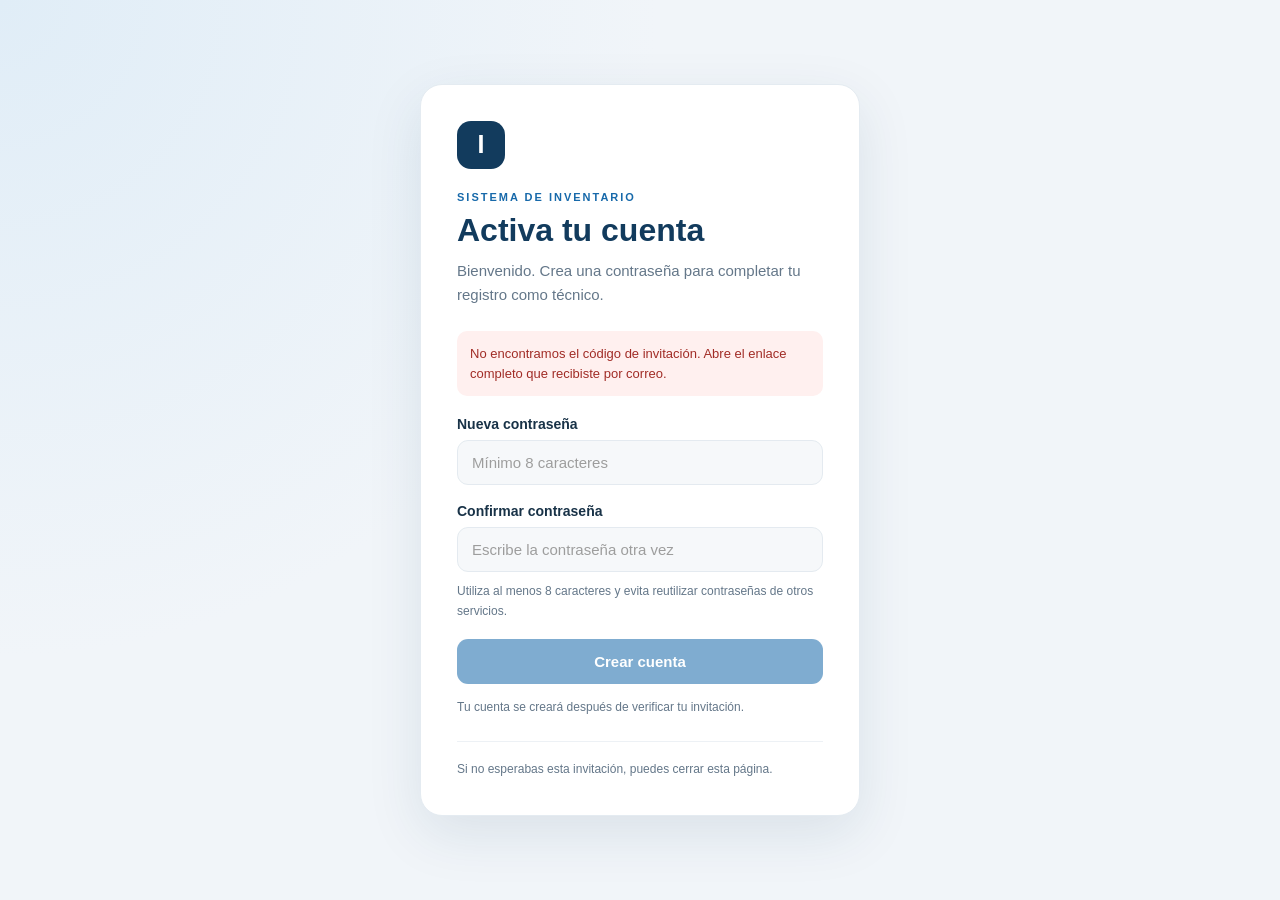
<file: index.html>
<!DOCTYPE html>
<html lang="es">
<head>
    <meta charset="UTF-8">
    <meta name="viewport" content="width=device-width, initial-scale=1.0">
    <meta name="theme-color" content="#123B5D">

    <title>Crear cuenta | Sistema de Inventario</title>

    <link rel="stylesheet" href="styles.css">
</head>

<body>
    <main class="contenedor">
        <section class="tarjeta">

            <div class="logo">I</div>

            <p class="etiqueta">SISTEMA DE INVENTARIO</p>

            <h1>Activa tu cuenta</h1>

            <p class="descripcion">
                Bienvenido. Crea una contraseña para completar
                tu registro como técnico.
            </p>

            <div id="mensaje" class="mensaje" role="status"
                 aria-live="polite">
                Estamos preparando la validación de tu invitación.
            </div>

            <form id="formulario-registro">

                <label for="password">
                    Nueva contraseña
                </label>

                <input
                    type="password"
                    id="password"
                    name="password"
                    placeholder="Mínimo 8 caracteres"
                    minlength="8"
                    autocomplete="new-password"
                    required
                    disabled
                >

                <label for="confirmar-password">
                    Confirmar contraseña
                </label>

                <input
                    type="password"
                    id="confirmar-password"
                    name="confirmar-password"
                    placeholder="Escribe la contraseña otra vez"
                    minlength="8"
                    autocomplete="new-password"
                    required
                    disabled
                >

                <p class="ayuda">
                    Utiliza al menos 8 caracteres y evita reutilizar
                    contraseñas de otros servicios.
                </p>

                <button id="boton-registro" type="submit" disabled>
                    Crear cuenta
                </button>

            </form>

            <p class="nota-seguridad">
                Tu cuenta se creará después de verificar tu invitación.
            </p>

            <p class="pie">
                Si no esperabas esta invitación, puedes cerrar esta página.
            </p>

        </section>
    </main>

    <script src="app.js" defer></script>
</body>
</html>
</file>
<file: styles.css>
/* =========================================
   SISTEMA DE INVENTARIO
   Estilos de la página de registro
   ========================================= */

* {
    box-sizing: border-box;
}

:root {
    --azul-oscuro: #123B5D;
    --azul: #1769AA;
    --texto: #183247;
    --texto-secundario: #647789;
    --borde: #D9E2EA;
    --fondo: #F1F5F9;
    --blanco: #FFFFFF;
}

body {
    margin: 0;
    min-height: 100vh;
    font-family: Arial, Helvetica, sans-serif;
    color: var(--texto);

    background:
        radial-gradient(
            circle at top left,
            #E0EDF7 0,
            transparent 42%
        ),
        var(--fondo);
}

/* Contenedor principal */

.contenedor {
    min-height: 100vh;
    display: flex;
    align-items: center;
    justify-content: center;
    padding: 28px 16px;
}

/* Tarjeta del formulario */

.tarjeta {
    width: 100%;
    max-width: 440px;
    padding: 36px;

    background: var(--blanco);
    border: 1px solid #E4EBF1;
    border-radius: 22px;

    box-shadow: 0 18px 55px rgba(18, 59, 93, 0.10);
}

/* Logo */

.logo {
    display: flex;
    align-items: center;
    justify-content: center;

    width: 48px;
    height: 48px;
    margin-bottom: 22px;

    border-radius: 14px;
    background: var(--azul-oscuro);
    color: var(--blanco);

    font-size: 25px;
    font-weight: bold;
}

/* Encabezados */

.etiqueta {
    margin: 0 0 8px;
    color: var(--azul);

    font-size: 11px;
    font-weight: bold;
    letter-spacing: 2px;
}

h1 {
    margin: 8px 0 10px;
    color: var(--azul-oscuro);

    font-size: 32px;
    line-height: 1.2;
}

.descripcion {
    margin: 0 0 24px;
    color: var(--texto-secundario);

    font-size: 15px;
    line-height: 1.6;
}

/* Mensaje de estado */

.mensaje {
    padding: 13px;
    margin-bottom: 20px;

    border-radius: 10px;
    background: #EDF4F9;
    color: #34536B;

    font-size: 13px;
    line-height: 1.5;
}

.mensaje.error {
    background: #FFF0EF;
    color: #A12C26;
}

.mensaje.exito {
    background: #EAF7EF;
    color: #21643A;
}

/* Campos del formulario */

label {
    display: block;
    margin: 18px 0 8px;

    font-size: 14px;
    font-weight: bold;
}

input {
    display: block;
    width: 100%;
    padding: 13px 14px;

    border: 1px solid var(--borde);
    border-radius: 11px;

    background: var(--blanco);
    color: var(--texto);

    font-family: inherit;
    font-size: 15px;
}

input:focus {
    outline: 3px solid #B9DCF7;
    border-color: var(--azul);
}

input:disabled {
    background: #F3F6F8;
    cursor: not-allowed;
    opacity: 0.7;
}

/* Ayuda debajo de los campos */

.ayuda {
    margin: 10px 0 18px;

    color: var(--texto-secundario);
    font-size: 12px;
    line-height: 1.6;
}

/* Botón de registro */

button {
    width: 100%;
    padding: 14px 16px;

    border: none;
    border-radius: 11px;

    background: var(--azul);
    color: var(--blanco);

    font-family: inherit;
    font-size: 15px;
    font-weight: bold;

    cursor: pointer;
    transition: background 0.2s ease;
}

button:not(:disabled):hover {
    background: var(--azul-oscuro);
}

button:disabled {
    cursor: not-allowed;
    opacity: 0.55;
}

/* Avisos inferiores */

.nota-seguridad {
    margin: 14px 0 0;

    color: var(--texto-secundario);
    font-size: 12px;
    line-height: 1.6;
}

.pie {
    margin: 24px 0 0;
    padding-top: 18px;

    border-top: 1px solid #EDF1F5;

    color: var(--texto-secundario);
    font-size: 12px;
    line-height: 1.6;
}

/* Adaptación a celulares */

@media (max-width: 480px) {
    .contenedor {
        padding: 16px 12px;
    }

    .tarjeta {
        padding: 25px 21px;
        border-radius: 18px;
    }

    h1 {
        font-size: 28px;
    }
}
</file>
